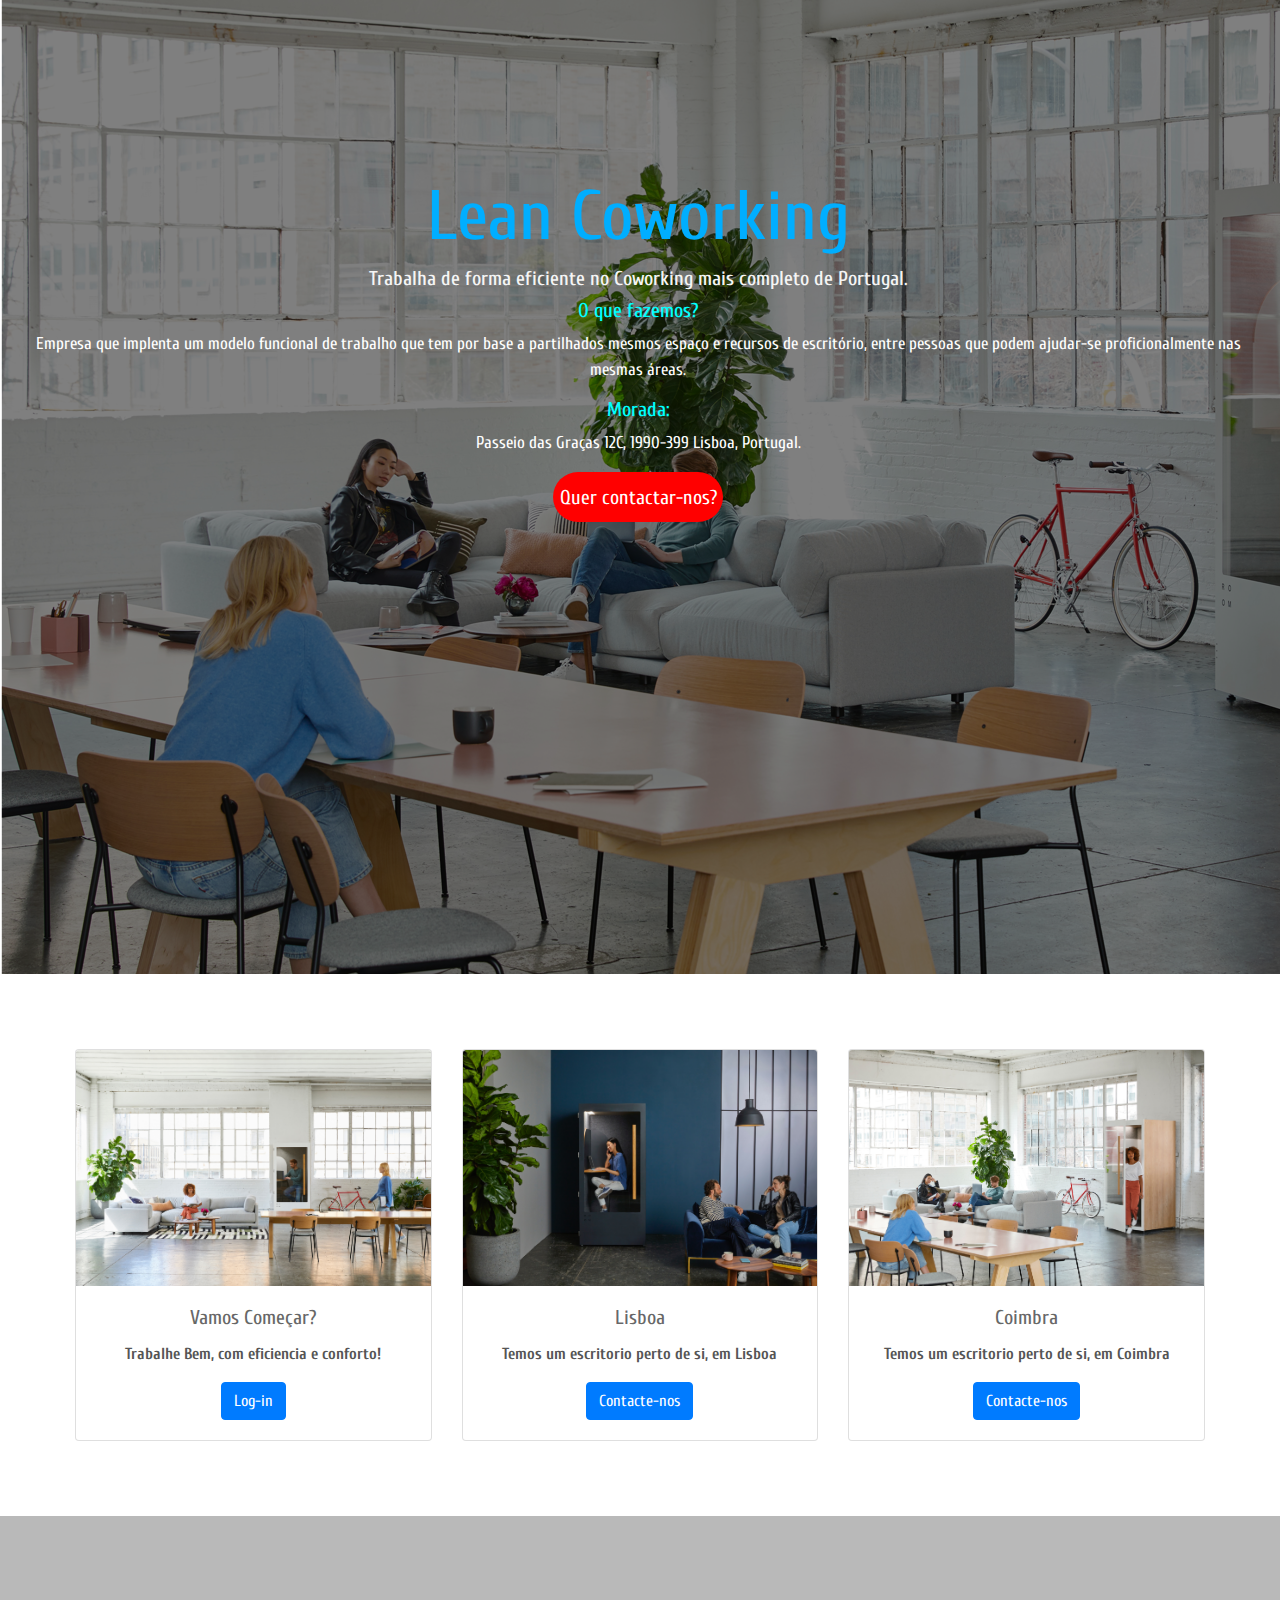
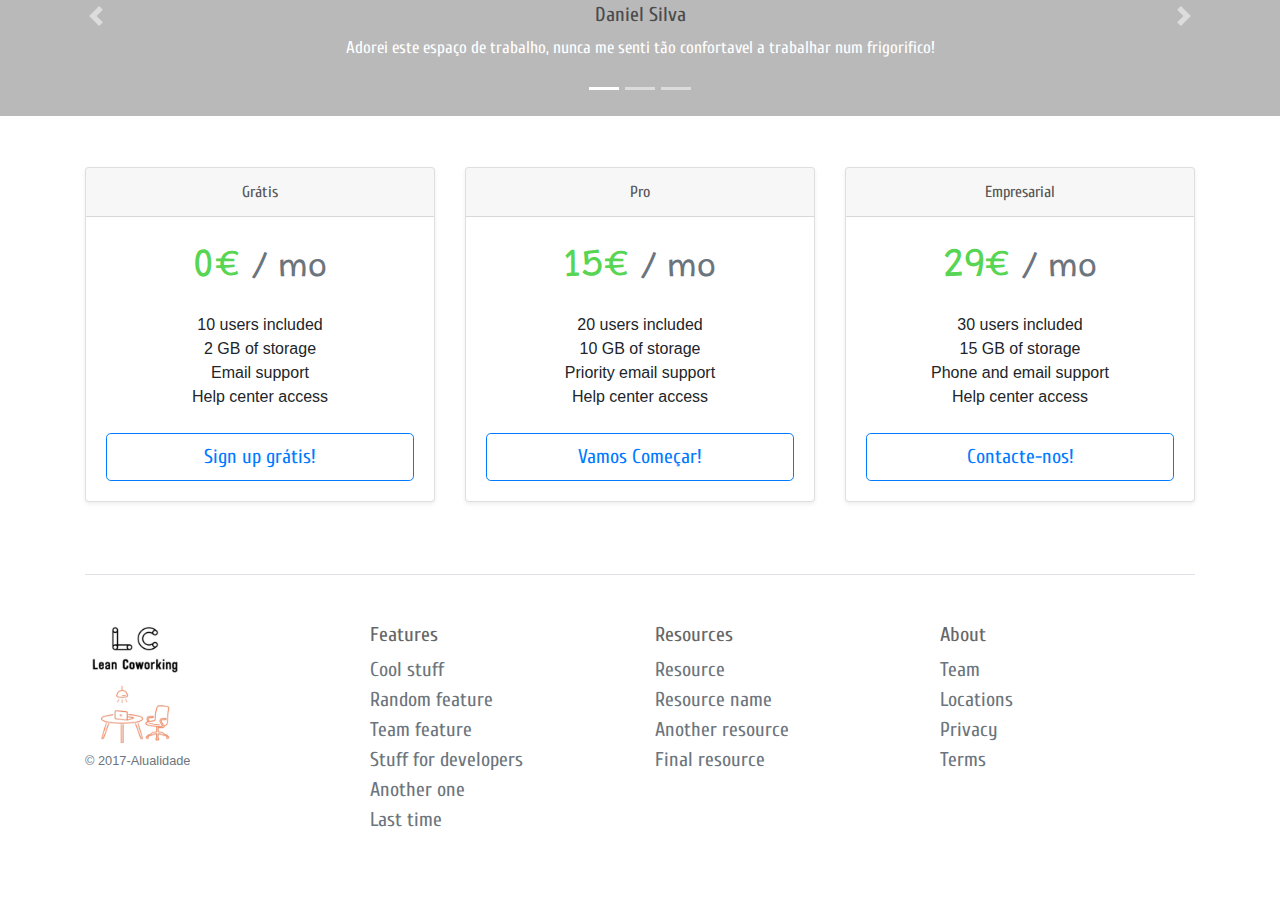
<file: index.html>
<head>
    <meta charset="UTF-8">
    <meta name="viewport" content="width=device-width, initial-scale=1.0">
    <link rel="stylesheet" href="https://stackpath.bootstrapcdn.com/bootstrap/4.5.2/css/bootstrap.min.css" 
    integrity="sha384-JcKb8q3iqJ61gNV9KGb8thSsNjpSL0n8PARn9HuZOnIxN0hoP+VmmDGMN5t9UJ0Z" 
    crossorigin="anonymous">
    <link rel="stylesheet" href="styles/style.css">
    <title>Lean Coworking</title>
</head>
<body>
    <img src="Imagens/header-background.png" alt="capa-coworking">
    <div class="header-contaneir">
        <h1>Lean Coworking</h1>
        <h2>Trabalha de forma eficiente no Coworking mais completo de Portugal.</h2>
        <h3>O que fazemos?</h3>
        <p>Empresa que implenta um modelo funcional de trabalho que tem por base a 
            partilhados mesmos espaço e recursos de escritório, entre pessoas que
            podem ajudar-se proficionalmente nas mesmas áreas.</p>
        <h3>Morada:</h3><p>Passeio das Graças 12C, 1990-399 Lisboa, Portugal.</p>
        <a id="header-btn" href="https://www.letras.mus.br/agir/e-so-ligar/">Quer contactar-nos?</a>
        <h1></h1>
    </div>
    <div class="cards-contaneir">
        <div class="row">
            <div class="col-sm-4">
              <div class="card">
                <img src="Imagens/coworking-1.jpg" class="card-img-top" alt="coworking-1">
                <div class="card-body">
                  <h5 class="card-title">Vamos Começar?</h5>
                  <b class="card-text">Trabalhe Bem, com eficiencia e conforto!</b>
                  <p></p>
                  <a href="Log-in.html" class="btn btn-primary">Log-in</a>
                </div>
              </div>
            </div>
            <div class="col-sm-4">
              <div class="card">
                <img src="Imagens/coworking-2.jpg" class="card-img-top" alt="coworking-2">
                <div class="card-body">
                  <h5 class="card-title">Lisboa</h5>
                  <b class="card-text">Temos um escritorio perto de si, em Lisboa</b>
                  <p></p>
                  <a href="contactos.html" class="btn btn-primary">Contacte-nos</a>
                </div>
              </div>
            </div>
            <div class="col-sm-4">
                <div class="card">
                    <img src="Imagens/coworking-3.jpg" class="card-img-top" alt="coworking-3">
                  <div class="card-body">
                    <h5 class="card-title">Coimbra</h5>
                    <b class="card-text">Temos um escritorio perto de si, em Coimbra</b>
                    <p></p>
                    <a href="contactos.html" class="btn btn-primary">Contacte-nos</a>
                  </div>
                </div>
              </div>
          </div>
    </div>
    
    <div class="testemonial-contaneir">
        <div class="bd-example">
            <div id="carouselExampleCaptions" class="carousel slide" data-ride="carousel">
              <ol class="carousel-indicators">
                <li data-target="#carouselExampleCaptions" data-slide-to="0" class="active"></li>
                <li data-target="#carouselExampleCaptions" data-slide-to="1"></li>
                <li data-target="#carouselExampleCaptions" data-slide-to="2"></li>
              </ol>
              <div class="carousel-inner">
                <div class="carousel-item active">
                <div class="testemonial-contaneir"></div>
                  <div class="carousel-caption d-none d-md-block">
                    <h5>Daniel Silva</h5>
                    <p>Adorei este espaço de trabalho, nunca me senti tão confortavel a trabalhar num frigorifico!</p>
                  </div>
                </div>
                <div class="carousel-item">
                    <div class="testemonial-contaneir"></div>
                  <div class="carousel-caption d-none d-md-block">
                    <h5>Rita Silva</h5>
                    <p>Adorei trabalhar usando o LC, é tão acessivel!</p>
                  </div>
                </div>
                <div class="carousel-item">
                    <div class="testemonial-contaneir"></div>
                  <div class="carousel-caption d-none d-md-block">
                    <h5>Guilherme</h5>
                    <p>Que confortavel e espaçoso, posso carregar o meu pc e o meu telemovel naquele frigorifico, que revolucionário!!</p>
                  </div>
                </div>
              </div>
              <a class="carousel-control-prev" href="#carouselExampleCaptions" role="button" data-slide="prev">
                <span class="carousel-control-prev-icon" aria-hidden="true"></span>
                <span class="sr-only">Previous</span>
              </a>
              <a class="carousel-control-next" href="#carouselExampleCaptions" role="button" data-slide="next">
                <span class="carousel-control-next-icon" aria-hidden="true"></span>
                <span class="sr-only">Next</span>
              </a>
            </div>
          </div>
    </div>

    <div class="price-contaneir">
        <div class="container">
            <div class="card-deck mb-3 text-center">
              <div class="card mb-4 shadow-sm">
                <div class="card-header">
                  <b class="my-0 font-weight-normal">Grátis</b>
                </div>
                <div class="card-body">
                  <s class="card-title pricing-card-title">0€ <small class="text-muted">/ mo</small></s>
                  <ul class="list-unstyled mt-3 mb-4">
                    <li>10 users included</li>
                    <li>2 GB of storage</li>
                    <li>Email support</li>
                    <li>Help center access</li>
                  </ul>
                  <a id="Log-in" href="Log-in.html" type="button" class="btn btn-lg btn-block btn-outline-primary" >Sign up grátis!</a>
                </div>
              </div>
              <div class="card mb-4 shadow-sm">
                <div class="card-header">
                  <b class="my-0 font-weight-normal">Pro</b>
                </div>
                <div class="card-body">
                  <s class="card-title pricing-card-title">15€ <small class="text-muted">/ mo</small></s>
                  <ul class="list-unstyled mt-3 mb-4">
                    <li>20 users included</li>
                    <li>10 GB of storage</li>
                    <li>Priority email support</li>
                    <li>Help center access</li>
                  </ul>
                  <a id="Pro" href="Pro.html" type="button" class="btn btn-lg btn-block btn-outline-primary" >Vamos Começar!</a>
                </div>
              </div>
              <div class="card mb-4 shadow-sm">
                <div class="card-header">
                  <b class="my-0 font-weight-normal">Empresarial</b>
                </div>
                <div class="card-body">
                  <s class="card-title pricing-card-title">29€ <small class="text-muted">/ mo</small></s>
                  <ul class="list-unstyled mt-3 mb-4">
                    <li>30 users included</li>
                    <li>15 GB of storage</li>
                    <li>Phone and email support</li>
                    <li>Help center access</li>
                  </ul>
                  <a id="Empresarial" href="contactos.html" type="button" class="btn btn-lg btn-block btn-outline-primary" >Contacte-nos!</a>
                </div>
              </div>
            </div>
          
            <footer class="pt-4 my-md-5 pt-md-5 border-top">
              <div class="row">
                <div class="col-12 col-md">
                  <img class="mb-2" src="Imagens/Logo.PNG" alt="Logo LC" width="100" height="120">
                  <small class="d-block mb-3 text-muted">© 2017-Alualidade</small>
                </div>
                <div class="col-6 col-md">
                  <h5>Features</h5>
                  <ul class="list-unstyled text-small">
                    <li><a class="text-muted" href="#">Cool stuff</a></li>
                    <li><a class="text-muted" href="#">Random feature</a></li>
                    <li><a class="text-muted" href="#">Team feature</a></li>
                    <li><a class="text-muted" href="#">Stuff for developers</a></li>
                    <li><a class="text-muted" href="#">Another one</a></li>
                    <li><a class="text-muted" href="#">Last time</a></li>
                  </ul>
                </div>
                <div class="col-6 col-md">
                  <h5>Resources</h5>
                  <ul class="list-unstyled text-small">
                    <li><a class="text-muted" href="#">Resource</a></li>
                    <li><a class="text-muted" href="#">Resource name</a></li>
                    <li><a class="text-muted" href="#">Another resource</a></li>
                    <li><a class="text-muted" href="#">Final resource</a></li>
                  </ul>
                </div>
                <div class="col-6 col-md">
                  <h5>About</h5>
                  <ul class="list-unstyled text-small">
                    <li><a class="text-muted" href="#">Team</a></li>
                    <li><a class="text-muted" href="#">Locations</a></li>
                    <li><a class="text-muted" href="#">Privacy</a></li>
                    <li><a class="text-muted" href="#">Terms</a></li>
                  </ul>
                </div>
              </div>
            </footer>
          </div>
    </div>

    <script src="https://code.jquery.com/jquery-3.5.1.slim.min.js" 
    integrity="sha384-DfXdz2htPH0lsSSs5nCTpuj/zy4C+OGpamoFVy38MVBnE+IbbVYUew+OrCXaRkfj" 
    crossorigin="anonymous"></script>
    <script src="https://cdn.jsdelivr.net/npm/popper.js@1.16.1/dist/umd/popper.min.js" 
    integrity="sha384-9/reFTGAW83EW2RDu2S0VKaIzap3H66lZH81PoYlFhbGU+6BZp6G7niu735Sk7lN" 
    crossorigin="anonymous"></script>
    <script src="https://stackpath.bootstrapcdn.com/bootstrap/4.5.2/js/bootstrap.min.js" 
    integrity="sha384-B4gt1jrGC7Jh4AgTPSdUtOBvfO8shuf57BaghqFfPlYxofvL8/KUEfYiJOMMV+rV" 
    crossorigin="anonymous"></script>
</body>
</html>
</file>
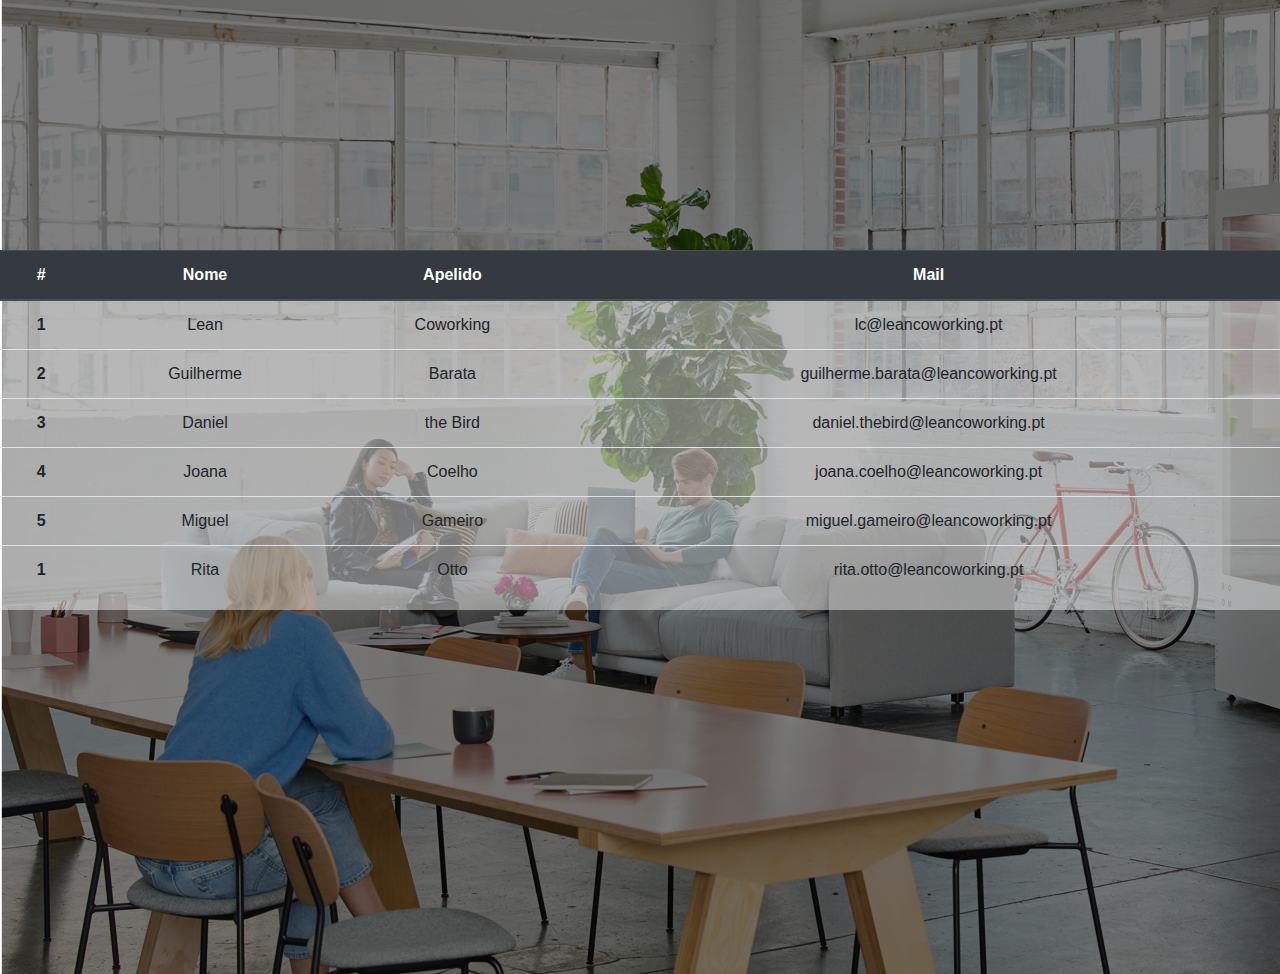
<file: contactos.html>
<!DOCTYPE html>
<html lang="en">
<head>
    <meta charset="UTF-8">
    <meta name="viewport" content="width=device-width, initial-scale=1.0">
    <link rel="stylesheet" href="https://stackpath.bootstrapcdn.com/bootstrap/4.5.2/css/bootstrap.min.css" 
    integrity="sha384-JcKb8q3iqJ61gNV9KGb8thSsNjpSL0n8PARn9HuZOnIxN0hoP+VmmDGMN5t9UJ0Z" 
    crossorigin="anonymous">
    <link rel="stylesheet" href="styles/style.css">
    <title>Contactos</title>
</head>
<body>
    <img src="Imagens/header-background.png" alt="capa-coworking">
    <div class="table-container">
    <table class="table">
  <thead class="thead-dark">
    <tr>
      <th scope="col">#</th>
      <th scope="col">Nome</th>
      <th scope="col">Apelido</th>
      <th scope="col">Mail</th>
    </tr>
  </thead>
  <tbody>
    <tr>
      <th scope="row">1</th>
      <td>Lean</td>
      <td>Coworking</td>
      <td>lc@leancoworking.pt</td>
    </tr>
    <tr>
      <th scope="row">2</th>
      <td>Guilherme</td>
      <td>Barata</td>
      <td>guilherme.barata@leancoworking.pt</td>
    </tr>
    <tr>
      <th scope="row">3</th>
      <td>Daniel</td>
      <td>the Bird</td>
      <td>daniel.thebird@leancoworking.pt</td>
    </tr>
    <tr>
        <th scope="row">4</th>
        <td>Joana</td>
        <td>Coelho</td>
        <td>joana.coelho@leancoworking.pt</td>
      </tr>
      <tr>
      <th scope="row">5</th>
      <td>Miguel</td>
      <td>Gameiro</td>
      <td>miguel.gameiro@leancoworking.pt</td>
    </tr>
    <tr>
        <th scope="row">1</th>
        <td>Rita</td>
        <td>Otto</td>
        <td>rita.otto@leancoworking.pt</td>
      </tr>
  </tbody>
</div>
</table>
    <script src="https://code.jquery.com/jquery-3.5.1.slim.min.js" 
    integrity="sha384-DfXdz2htPH0lsSSs5nCTpuj/zy4C+OGpamoFVy38MVBnE+IbbVYUew+OrCXaRkfj" 
    crossorigin="anonymous"></script>
    <script src="https://cdn.jsdelivr.net/npm/popper.js@1.16.1/dist/umd/popper.min.js" 
    integrity="sha384-9/reFTGAW83EW2RDu2S0VKaIzap3H66lZH81PoYlFhbGU+6BZp6G7niu735Sk7lN" 
    crossorigin="anonymous"></script>
    <script src="https://stackpath.bootstrapcdn.com/bootstrap/4.5.2/js/bootstrap.min.js" 
    integrity="sha384-B4gt1jrGC7Jh4AgTPSdUtOBvfO8shuf57BaghqFfPlYxofvL8/KUEfYiJOMMV+rV" 
    crossorigin="anonymous"></script>
</body>
</html>
</file>
<file: styles/style.css>
@import url('https://fonts.googleapis.com/css2?family=Cuprum:ital@0;1&family=Teko&display=swap');
@import url('https://fonts.googleapis.com/css2?family=Grandstander:wght@300&display=swap');

a {
    color: rgba(41, 202, 36, 0.808);
    font-family: 'Cuprum', sans-serif;
    font-size: 20px;
}
p {
    color: rgb(255, 255, 255);
    font-family: 'Cuprum', sans-serif;
    font-size: 17px;
}

h1 {
    color: rgb(0, 174, 255);
    font-family: 'Cuprum', sans-serif;
    font-size: 70px;
}
h2 {
    color: rgb(245, 245, 245);
    font-family: 'Cuprum', sans-serif;
    font-size: 20px;
}
h3 {
    color: rgb(0, 255, 255);
    font-family: 'Cuprum', sans-serif;
    font-size: 20px;
}
h4 {
    color: rgb(245, 245, 245);
    font-family: 'Cuprum', sans-serif;
}

h5 {
    color: rgba(0, 0, 0, 0.600);
    font-family: 'Cuprum', sans-serif;
}

h6 {
    color: rgb(245, 245, 245);
    font-family: 'Cuprum', sans-serif;
}
b {
    color: rgb(85, 85, 85);
    font-family: 'Cuprum', sans-serif;
}

.header-contaneir{
    border: 0px solid rgb(0, 255, 115);
    text-align: center;
    position: absolute;
    top: 175px;
    left: 30px;
    right: 30px;
    display: block;
    width: 95%;
}
s {
    color: rgba(41, 202, 36, 0.808);
    font-size: 40px;
    font-family: 'Grandstander', cursive;
    text-decoration: none;
}

#header-btn{
    background-color: #ff0000;
    color: #ffffff;
    text-decoration: none;
    width: 170px;
    height: 50px;
    display: inline-block;
    border-radius: 50px;
    padding-top: 11px;
}

.cards-contaneir{
   margin: 75px;
   text-align: center;
}

.testemonial-contaneir{
    background-color: #b9b9b9;
    height: 200px;
    width: 100%;
}

.price-contaneir{
    margin: 51px;
}
.table-container{
    background-color: rgba(255, 255, 255, 0.445);
    text-align: center;
    position: absolute;
    top: 250px;
    display: block;
    width: 100%;
}
</file>
